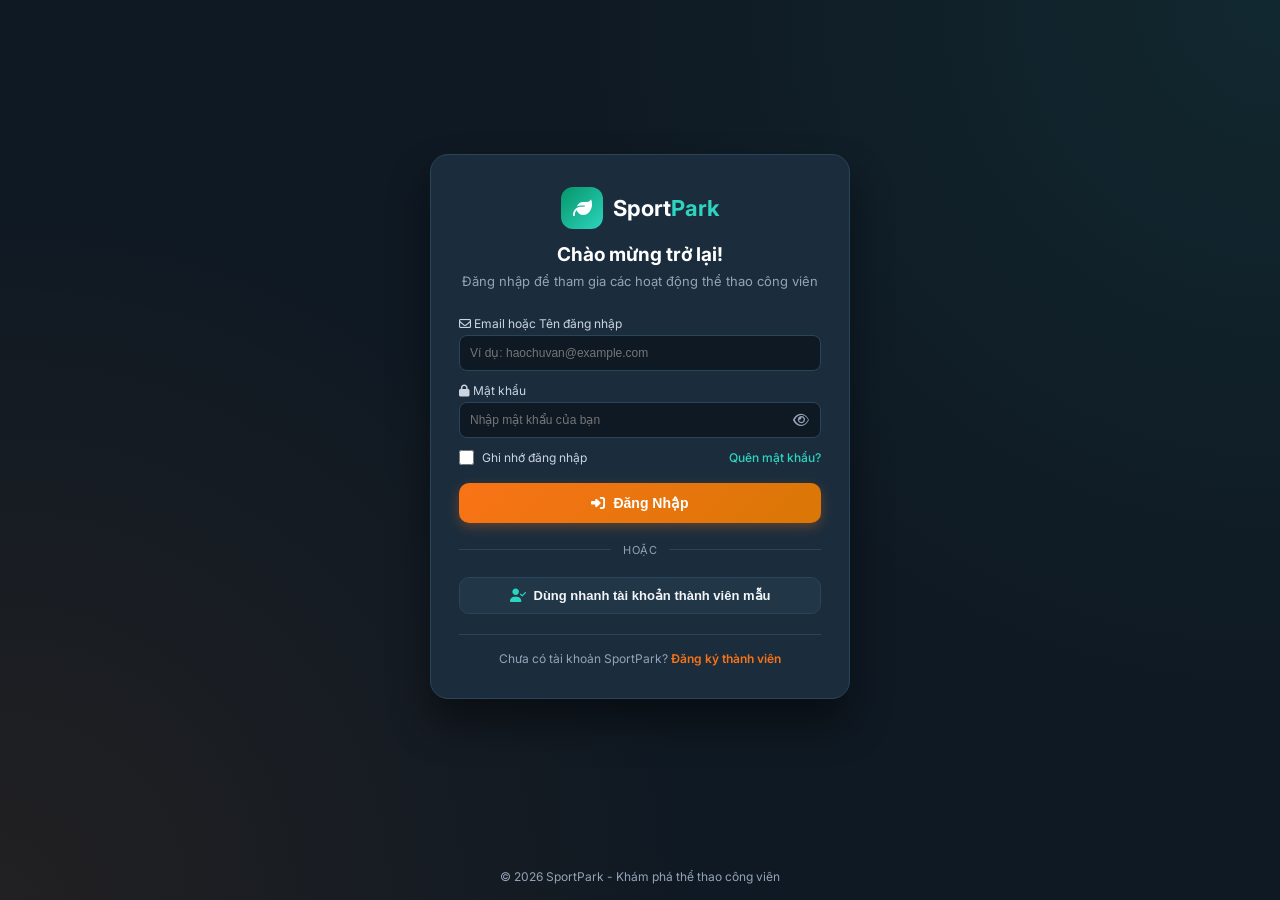
<file: src/login.html>
<!DOCTYPE html>
<html lang="vi">
<head>
    <meta charset="UTF-8">
    <meta name="viewport" content="width=device-width, initial-scale=1.0">
    <title>SportPark - Đăng Nhập</title>
    <!-- Bộ icon FontAwesome -->
    <link rel="stylesheet" href="https://cdnjs.cloudflare.com/ajax/libs/font-awesome/6.4.0/css/all.min.css">
    <!-- Font chữ Inter -->
    <link href="https://fonts.googleapis.com/css2?family=Inter:wght@300;400;500;600;700&display=swap" rel="stylesheet">
    <!-- File CSS giao diện chung (đổi thành ../css/main.css nếu login.html nằm trong thư mục html/) -->
    <link rel="stylesheet" href="css/main.css">
</head>
<body class="login-standalone-page">

    <!-- Khu vực khung đăng nhập nằm chính giữa màn hình -->
    <main class="login-center-area">
        <div class="login-card">
            <!-- Logo và lời chào đầu khung đăng nhập -->
            <div class="login-header">
                <div class="login-brand-row">
                    <div class="login-brand-icon">
                        <i class="fa-solid fa-leaf"></i>
                    </div>
                    <span class="login-brand-name">Sport<em>Park</em></span>
                </div>
                <h1 class="login-title">Chào mừng trở lại!</h1>
                <p class="login-subtitle">Đăng nhập để tham gia các hoạt động thể thao công viên</p>
            </div>

            <!-- Biểu mẫu đăng nhập -->
            <form id="loginForm" onsubmit="handleLoginSubmit(event)" novalidate>
                <div class="form-group">
                    <label for="loginEmail"><i class="fa-regular fa-envelope"></i> Email hoặc Tên đăng nhập</label>
                    <input
                        type="text"
                        id="loginEmail"
                        class="form-control"
                        placeholder="Ví dụ: haochuvan@example.com"
                    >
                    <div id="emailError" class="error-text">Vui lòng nhập email hoặc tên đăng nhập.</div>
                </div>

                <div class="form-group">
                    <label for="loginPassword"><i class="fa-solid fa-lock"></i> Mật khẩu</label>
                    <div class="password-input-wrap">
                        <input
                            type="password"
                            id="loginPassword"
                            class="form-control"
                            placeholder="Nhập mật khẩu của bạn"
                        >
                        <button type="button" class="toggle-password-btn" onclick="togglePasswordVisibility()" title="Hiện/Ẩn mật khẩu">
                            <i id="passwordEyeIcon" class="fa-regular fa-eye"></i>
                        </button>
                    </div>
                    <div id="passwordError" class="error-text">Vui lòng nhập mật khẩu (tối thiểu 6 ký tự).</div>
                </div>

                <div class="login-options-row">
                    <label class="remember-label">
                        <input type="checkbox" id="rememberAccount">
                        <span>Ghi nhớ đăng nhập</span>
                    </label>
                    <a href="#" class="forgot-link" onclick="handleForgotPassword(event)">Quên mật khẩu?</a>
                </div>

                <button type="submit" class="btn-login-submit">
                    <i class="fa-solid fa-right-to-bracket"></i> Đăng Nhập
                </button>
            </form>

            <div class="login-divider">HOẶC</div>

            <!-- Nút điền nhanh tài khoản mẫu -->
            <button type="button" class="btn-demo-login" onclick="fillDemoAccount()">
                <i class="fa-solid fa-user-check" style="color: var(--accent-teal);"></i>
                Dùng nhanh tài khoản thành viên mẫu
            </button>

            <div class="login-footer-note">
                Chưa có tài khoản SportPark?
                <a href="account.html">Đăng ký thành viên</a>
            </div>
        </div>
    </main>

    <!-- Dòng bản quyền gọn nhẹ ở đáy trang -->
    <div class="login-bottom-copyright">
        &copy; 2026 SportPark - Khám phá thể thao công viên
    </div>

    <!-- Thông báo nổi góc dưới phải -->
    <div id="toast">
        <i class="fa-solid fa-circle-check" style="font-size: 16px;"></i>
        <span id="toastMsg">Thao tác thành công!</span>
    </div>

    <script>
        // Khi trang tải xong, tự điền lại email nếu trước đó đã chọn "Ghi nhớ đăng nhập"
        document.addEventListener("DOMContentLoaded", function () {
            loadRememberedEmail();
        });

        function loadRememberedEmail() {
            const savedEmail = localStorage.getItem("sportpark_saved_email");
            const emailInput = document.getElementById("loginEmail");
            const rememberCheckbox = document.getElementById("rememberAccount");

            if (savedEmail && emailInput && rememberCheckbox) {
                emailInput.value = savedEmail;
                rememberCheckbox.checked = true;
            }
        }

        // Ẩn hoặc hiện mật khẩu khi bấm vào biểu tượng con mắt
        function togglePasswordVisibility() {
            const passwordInput = document.getElementById("loginPassword");
            const eyeIcon = document.getElementById("passwordEyeIcon");

            if (passwordInput.type === "password") {
                passwordInput.type = "text";
                eyeIcon.classList.remove("fa-eye");
                eyeIcon.classList.add("fa-eye-slash");
            } else {
                passwordInput.type = "password";
                eyeIcon.classList.remove("fa-eye-slash");
                eyeIcon.classList.add("fa-eye");
            }
        }

        // Kiểm tra thông tin và xử lý đăng nhập
        function handleLoginSubmit(event) {
            event.preventDefault();

            const emailInput = document.getElementById("loginEmail");
            const passwordInput = document.getElementById("loginPassword");
            const rememberCheckbox = document.getElementById("rememberAccount");
            const emailError = document.getElementById("emailError");
            const passwordError = document.getElementById("passwordError");

            const emailValue = emailInput.value.trim();
            const passwordValue = passwordInput.value.trim();

            let isFormValid = true;

            if (emailValue === "") {
                emailError.classList.add("visible");
                isFormValid = false;
            } else {
                emailError.classList.remove("visible");
            }

            if (passwordValue.length < 6) {
                passwordError.classList.add("visible");
                isFormValid = false;
            } else {
                passwordError.classList.remove("visible");
            }

            if (!isFormValid) {
                return;
            }

            if (rememberCheckbox.checked) {
                localStorage.setItem("sportpark_saved_email", emailValue);
            } else {
                localStorage.removeItem("sportpark_saved_email");
            }

            showLoginToast("Đăng nhập thành công! Đang chuyển về Trang Chủ...");

            setTimeout(function () {
                window.location.href = "index.html";
            }, 1000);
        }

        // Điền sẵn thông tin mẫu để kiểm tra nhanh
        function fillDemoAccount() {
            document.getElementById("loginEmail").value = "haochuvan@example.com";
            document.getElementById("loginPassword").value = "123456";
            document.getElementById("emailError").classList.remove("visible");
            document.getElementById("passwordError").classList.remove("visible");
            showLoginToast("Đã điền tài khoản mẫu!");
        }

        function handleForgotPassword(event) {
            event.preventDefault();
            showLoginToast("Hướng dẫn đặt lại mật khẩu đã được gửi tới email!");
        }

        // Hiển thị thông báo ngắn góc dưới bên phải
        function showLoginToast(message) {
            const toast = document.getElementById("toast");
            const toastMsg = document.getElementById("toastMsg");
            if (!toast || !toastMsg) {
                return;
            }

            toastMsg.innerText = message;
            toast.classList.add("show");

            setTimeout(function () {
                toast.classList.remove("show");
            }, 3000);
        }
    </script>
</body>
</html>
</file>
<file: src/css/main.css>
/* ==========================================================================
   MỤC LỤC NHANH (NHẤN CTRL + F RỒI GÕ MÃ [01]..[08])
   [01] BIẾN MÀU SẮC & GIAO DIỆN CHUNG
   [02] HEADER VÀ THANH ĐIỀU HƯỚNG
   [03] BỐ CỤC CHÍNH VÀ LƯỚI CỘT (RESPONSIVE)
   [04] BẢN ĐỒ VÀ BỘ LỌC
   [05] SLIDER ĐỊA ĐIỂM, CARD HOẠT ĐỘNG, CÔNG VIÊN VÀ NHÓM
   [06] TRANG TÀI KHOẢN (ACCOUNT.HTML)
   [07] FOOTER
   [08] MODAL POPUP, LỊCH MINI, TOAST VÀ TRANG ĐĂNG NHẬP
   ========================================================================== */

/* === [01] BIẾN MÀU SẮC & GIAO DIỆN CHUNG === */
:root {
    --bg-main: #0f1923;           /* Màu nền chính tối sâu */
    --bg-card: #1b2d3d;           /* Màu nền thẻ card */
    --bg-panel: #213647;          /* Màu nền khung bảng/bộ lọc */
    --border-color: #2a4459;      /* Màu viền khung */
    --text-main: #f1f5f9;         /* Màu chữ chính sáng rõ */
    --text-muted: #94a3b8;        /* Màu chữ phụ/mô tả mờ */
    --accent-orange: #f97316;     /* Màu cam nhấn (nút chính, icon vị trí) */
    --accent-orange-hover: #ea580c;
    --accent-teal: #2dd4bf;       /* Màu xanh ngọc nhấn */
    --accent-blue: #3b82f6;       /* Màu xanh dương khi nút lọc đang chọn */
}

/* Reset mặc định để các trình duyệt hiển thị giống nhau */
* {
    box-sizing: border-box;
    margin: 0;
    padding: 0;
}

body {
    font-family: 'Inter', sans-serif;
    background-color: var(--bg-main);
    color: var(--text-main);
    min-height: 100vh;
    display: flex;
    flex-direction: column;
    justify-content: space-between;
}

/* Tùy chỉnh thanh cuộn cho đồng bộ giao diện tối */
::-webkit-scrollbar {
    width: 6px;
    height: 6px;
}

::-webkit-scrollbar-track {
    background: #14222e;
}

::-webkit-scrollbar-thumb {
    background: var(--border-color);
    border-radius: 4px;
}

::-webkit-scrollbar-thumb:hover {
    background: var(--accent-blue);
}

/* Khung giới hạn chiều rộng nội dung ở giữa trang */
.container {
    max-width: 1200px;
    margin: 0 auto;
    padding: 0 16px;
}

/* === [02] HEADER VÀ THANH ĐIỀU HƯỚNG === */
header {
    background-color: var(--bg-card);
    border-bottom: 1px solid var(--border-color);
    position: sticky;
    top: 0;
    z-index: 1000;
}

.header-top {
    display: flex;
    align-items: center;
    justify-content: space-between;
    height: 64px;
    gap: 16px;
}

.logo-box {
    display: flex;
    align-items: center;
    gap: 12px;
    cursor: pointer;
}

.logo-icon {
    background: linear-gradient(135deg, #059669, var(--accent-teal));
    padding: 10px;
    border-radius: 12px;
    color: white;
    font-size: 18px;
}

.logo-text span {
    font-weight: 700;
    font-size: 20px;
    color: white;
}

.logo-text span em {
    color: var(--accent-teal);
    font-style: normal;
}

.logo-sub {
    font-size: 10px;
    color: var(--text-muted);
}

/* Ô tìm kiếm trên header */
.search-box {
    flex: 1;
    max-width: 500px;
    position: relative;
}

.search-box input {
    width: 100%;
    background-color: var(--bg-main);
    color: var(--text-main);
    border: 1px solid var(--border-color);
    border-radius: 9999px;
    padding: 10px 40px 10px 16px;
    font-size: 14px;
    outline: none;
    transition: border-color 0.2s;
}

.search-box input:focus {
    border-color: var(--accent-orange);
}

.search-box button {
    position: absolute;
    right: 14px;
    top: 50%;
    transform: translateY(-50%);
    background: none;
    border: none;
    color: var(--text-muted);
    cursor: pointer;
}

/* Khu vực thông báo và tài khoản người dùng */
.user-profile {
    display: flex;
    align-items: center;
    gap: 12px;
}

.bell-btn {
    background: none;
    border: none;
    color: var(--text-muted);
    cursor: pointer;
    font-size: 18px;
    position: relative;
}

/* Chấm đỏ báo có thông báo mới */
.bell-dot {
    position: absolute;
    top: 0;
    right: 0;
    width: 8px;
    height: 8px;
    background: var(--accent-orange);
    border-radius: 50%;
}

.profile-link {
    display: flex;
    align-items: center;
    gap: 8px;
    border-left: 1px solid var(--border-color);
    padding-left: 12px;
    text-decoration: none;
    color: inherit;
}

.profile-name {
    font-size: 14px;
    font-weight: 500;
}

.avatar {
    width: 36px;
    height: 36px;
    border-radius: 50%;
    object-fit: cover;
    border: 2px solid var(--accent-teal);
}

/* Thanh menu phụ */
.sub-nav-bar {
    background-color: var(--bg-main);
    border-top: 1px solid rgba(42, 68, 89, 0.6);
}

.sub-nav-inner {
    display: flex;
    justify-content: space-between;
    align-items: center;
    width: 100%;
    gap: 12px;
    overflow-x: auto;
}

.nav-links {
    display: flex;
    gap: 8px;
    padding: 8px 0;
    white-space: nowrap;
}

.nav-links a {
    padding: 8px 12px;
    border-radius: 8px;
    color: var(--text-muted);
    text-decoration: none;
    font-size: 14px;
    font-weight: 500;
    display: flex;
    align-items: center;
    gap: 8px;
    transition: background 0.2s, color 0.2s;
}

.nav-links a:hover {
    background-color: var(--bg-panel);
    color: white;
}

.nav-links a.active {
    color: var(--accent-orange);
    border-bottom: 2px solid var(--accent-orange);
    font-weight: 600;
}

.btn-primary {
    background: linear-gradient(135deg, #f97316, #d97706);
    color: white;
    border: none;
    padding: 8px 16px;
    border-radius: 9999px;
    font-weight: 700;
    font-size: 13px;
    cursor: pointer;
    display: flex;
    align-items: center;
    gap: 8px;
    box-shadow: 0 4px 12px rgba(249, 115, 22, 0.3);
    transition: opacity 0.2s;
    white-space: nowrap;
}

.btn-primary:hover {
    opacity: 0.9;
}

/* === [03] BỐ CỤC CHÍNH VÀ LƯỚI CỘT (RESPONSIVE) === */
main.container {
    padding: 24px 16px;
    flex: 1;
    width: 100%;
}

/* Mặc định 1 cột trên màn hình nhỏ */
.grid-2cols {
    display: grid;
    grid-template-columns: 1fr;
    gap: 20px;
}

/* Từ 1024px trở lên chia lưới 12 cột: bên trái 8 cột, bên phải 4 cột */
@media (min-width: 1024px) {
    .grid-2cols {
        grid-template-columns: repeat(12, 1fr);
    }
    .col-8 {
        grid-column: span 8 / span 8;
    }
    .col-4 {
        grid-column: span 4 / span 4;
    }
}

.page-header-row {
    display: flex;
    justify-content: space-between;
    align-items: center;
    margin-bottom: 20px;
    flex-wrap: wrap;
    gap: 12px;
}

.page-title {
    font-size: 20px;
    font-weight: 700;
    display: flex;
    align-items: center;
    gap: 10px;
    color: white;
}

.page-subtitle {
    font-size: 13px;
    color: var(--text-muted);
    margin-top: 4px;
}

/* Lưới hiển thị các thẻ card (Hoạt động, Công viên, Nhóm) */
.cards-grid {
    display: grid;
    grid-template-columns: repeat(auto-fill, minmax(290px, 1fr));
    gap: 20px;
}

/* === [04] BẢN ĐỒ VÀ BỘ LỌC === */
.map-card {
    background-color: var(--bg-card);
    border-radius: 16px;
    border: 1px solid var(--border-color);
    overflow: hidden;
    box-shadow: 0 10px 25px rgba(0, 0, 0, 0.3);
    display: flex;
    flex-direction: column;
    min-height: 450px;
    position: relative;
}

#map {
    width: 100%;
    height: 100%;
    min-height: 450px;
    flex: 1;
    z-index: 10;
}

/* Chiều cao bản đồ riêng cho trang map.html */
.map-page-box #map {
    height: calc(100vh - 220px);
    min-height: 550px;
}

.map-badge {
    position: absolute;
    top: 12px;
    right: 12px;
    z-index: 1000;
    background: rgba(27, 45, 61, 0.9);
    backdrop-filter: blur(4px);
    padding: 6px 12px;
    border-radius: 8px;
    border: 1px solid var(--border-color);
    font-size: 12px;
    display: flex;
    align-items: center;
    gap: 8px;
}

.dot-pulse {
    width: 8px;
    height: 8px;
    background-color: #22c55e;
    border-radius: 50%;
    animation: pulse 1.5s infinite;
}

@keyframes pulse {
    0% {
        transform: scale(0.95);
        box-shadow: 0 0 0 0 rgba(34, 197, 94, 0.7);
    }
    70% {
        transform: scale(1);
        box-shadow: 0 0 0 6px rgba(34, 197, 94, 0);
    }
    100% {
        transform: scale(0.95);
        box-shadow: 0 0 0 0 rgba(34, 197, 94, 0);
    }
}

/* Khung bộ lọc bên phải */
.filter-panel {
    background-color: var(--bg-panel);
    border-radius: 16px;
    padding: 20px;
    border: 1px solid var(--border-color);
    display: flex;
    flex-direction: column;
    justify-content: space-between;
    gap: 16px;
}

.filter-header {
    display: flex;
    justify-content: space-between;
    align-items: center;
    border-bottom: 1px solid rgba(42, 68, 89, 0.6);
    padding-bottom: 12px;
}

.filter-header h2 {
    font-size: 16px;
    font-weight: 700;
    display: flex;
    gap: 8px;
    align-items: center;
}

.filter-header button {
    background: none;
    border: none;
    font-size: 12px;
    color: var(--text-muted);
    cursor: pointer;
    text-decoration: underline;
}

.filter-header button:hover {
    color: var(--accent-orange);
}

.filter-scroll-area {
    display: flex;
    flex-direction: column;
    gap: 14px;
    overflow-y: auto;
    max-height: 430px;
    padding-right: 4px;
}

.filter-group label {
    display: block;
    font-size: 12px;
    font-weight: 500;
    color: var(--text-muted);
    margin-bottom: 8px;
}

.filter-buttons {
    display: flex;
    flex-wrap: wrap;
    gap: 6px;
}

.filter-btn {
    background-color: rgba(255, 255, 255, 0.08);
    border: 1px solid rgba(255, 255, 255, 0.1);
    color: #cbd5e1;
    padding: 4px 12px;
    border-radius: 6px;
    font-size: 12px;
    cursor: pointer;
    transition: all 0.2s;
}

.filter-btn:hover {
    background-color: rgba(255, 255, 255, 0.15);
    color: white;
}

.filter-btn.active {
    background-color: var(--accent-blue);
    border-color: #60a5fa;
    color: white;
    font-weight: 600;
}

.filter-select {
    width: 100%;
    background-color: var(--bg-main);
    color: var(--text-main);
    border: 1px solid var(--border-color);
    border-radius: 8px;
    padding: 10px 12px;
    font-size: 13px;
    outline: none;
    cursor: pointer;
    transition: border-color 0.2s;
}

.filter-select:focus {
    border-color: var(--accent-teal);
}

.btn-apply-filter {
    width: 100%;
    background-color: #0d9488;
    color: white;
    border: none;
    padding: 10px;
    border-radius: 10px;
    font-weight: 600;
    font-size: 14px;
    cursor: pointer;
    transition: background 0.2s;
}

.btn-apply-filter:hover {
    background-color: #0f766e;
}

/* === [05] SLIDER ĐỊA ĐIỂM, CARD HOẠT ĐỘNG, CÔNG VIÊN VÀ NHÓM === */
.section-header-row {
    display: flex;
    justify-content: space-between;
    align-items: center;
    margin-bottom: 12px;
}

.section-title {
    font-size: 16px;
    font-weight: 700;
    display: flex;
    align-items: center;
    gap: 8px;
    margin-bottom: 12px;
}

.section-header-row .section-title {
    margin-bottom: 0;
}

.carousel-controls {
    display: flex;
    gap: 8px;
}

.carousel-arrow-btn {
    width: 32px;
    height: 32px;
    border-radius: 50%;
    background: var(--bg-card);
    border: 1px solid var(--border-color);
    color: white;
    cursor: pointer;
}

.carousel-container {
    display: flex;
    gap: 16px;
    overflow-x: auto;
    scroll-behavior: smooth;
    padding-bottom: 8px;
}

/* Card dùng cho hàng trượt ngang ở Trang chủ */
.carousel-card {
    flex: 0 0 210px;
    background-color: var(--bg-card);
    border: 1px solid var(--border-color);
    border-radius: 12px;
    overflow: hidden;
    cursor: pointer;
    transition: border-color 0.3s;
}

.carousel-card:hover {
    border-color: rgba(45, 212, 191, 0.5);
}

/* Card dùng cho dạng lưới ở các trang danh sách */
.grid-card {
    background-color: var(--bg-card);
    border: 1px solid var(--border-color);
    border-radius: 12px;
    overflow: hidden;
    display: flex;
    flex-direction: column;
    justify-content: space-between;
    transition: border-color 0.3s;
}

.grid-card:hover {
    border-color: rgba(45, 212, 191, 0.5);
}

.carousel-img-box {
    height: 120px;
    position: relative;
    overflow: hidden;
}

.grid-card .carousel-img-box {
    height: 160px;
}

.carousel-img-box img {
    width: 100%;
    height: 100%;
    object-fit: cover;
    transition: transform 0.5s;
}

.carousel-card:hover .carousel-img-box img,
.grid-card:hover .carousel-img-box img {
    transform: scale(1.05);
}

.carousel-badge {
    position: absolute;
    top: 8px;
    right: 8px;
    background: rgba(16, 185, 129, 0.9);
    color: white;
    padding: 6px;
    border-radius: 50%;
    font-size: 12px;
}

.carousel-content {
    padding: 12px;
}

.carousel-content h3 {
    font-size: 14px;
    font-weight: 600;
    white-space: nowrap;
    overflow: hidden;
    text-overflow: ellipsis;
}

.carousel-content p {
    font-size: 12px;
    color: var(--text-muted);
    margin-top: 2px;
}

.card-body {
    padding: 16px;
}

.card-footer-action {
    padding: 0 16px 16px 16px;
}

.card-title-white {
    font-size: 15px;
    font-weight: 700;
    color: white;
    margin-top: 4px;
}

.card-location {
    font-size: 12px;
    color: var(--text-muted);
    margin-top: 4px;
}

.card-location i {
    color: var(--accent-orange);
}

.card-time {
    font-size: 11px;
    color: var(--text-muted);
    margin-top: 8px;
    display: flex;
    align-items: center;
    gap: 6px;
}

.card-desc {
    font-size: 12px;
    color: #cbd5e1;
    margin-top: 8px;
    line-height: 1.4;
}

.card-district {
    font-size: 11px;
    color: var(--accent-teal);
    font-weight: 600;
    text-transform: uppercase;
}

.card-sports-row {
    display: flex;
    gap: 12px;
    margin-top: 12px;
    font-size: 11px;
    color: var(--text-muted);
    flex-wrap: wrap;
}

.card-top-meta {
    display: flex;
    justify-content: space-between;
    align-items: center;
    margin-bottom: 6px;
}

.member-count {
    font-size: 11px;
    color: var(--text-muted);
}

/* Nút hành động trong card (thay cho viết style và hover trực tiếp trên thẻ HTML) */
.btn-card-action {
    width: 100%;
    background: var(--bg-panel);
    color: white;
    border: 1px solid var(--border-color);
    padding: 10px;
    border-radius: 8px;
    font-size: 12px;
    font-weight: 600;
    cursor: pointer;
    transition: background-color 0.2s, border-color 0.2s;
}

.btn-card-action:hover {
    background: var(--accent-orange);
    border-color: var(--accent-orange);
}

/* Danh sách hoạt động sắp tới ở Trang chủ */
.activity-list {
    display: flex;
    flex-direction: column;
    gap: 12px;
}

.activity-card {
    background-color: var(--bg-card);
    border: 1px solid var(--border-color);
    border-radius: 12px;
    padding: 12px;
    display: flex;
    gap: 12px;
    cursor: pointer;
    transition: border-color 0.2s;
}

.activity-card:hover {
    border-color: #64748b;
}

.activity-img {
    width: 75px;
    height: 75px;
    border-radius: 8px;
    object-fit: cover;
    flex-shrink: 0;
}

.activity-info {
    display: flex;
    flex-direction: column;
    justify-content: space-between;
    flex: 1;
}

.activity-info h4 {
    font-size: 13px;
    font-weight: 700;
    color: white;
}

.activity-info p {
    font-size: 12px;
    color: #cbd5e1;
    margin-top: 2px;
}

.activity-meta {
    font-size: 11px;
    color: var(--text-muted);
    margin-top: 4px;
}

.activity-bottom {
    display: flex;
    align-items: center;
    gap: 8px;
    margin-top: 6px;
}

.activity-level {
    font-size: 10px;
    color: var(--text-muted);
}

.badge-free {
    background: rgba(16, 185, 129, 0.2);
    color: #34d399;
    border: 1px solid rgba(16, 185, 129, 0.3);
    font-size: 10px;
    padding: 2px 8px;
    border-radius: 9999px;
    font-weight: 600;
    display: inline-block;
}

.badge-blue {
    background: rgba(59, 130, 246, 0.2);
    color: #60a5fa;
    border-color: rgba(59, 130, 246, 0.3);
}

.badge-paid {
    background: rgba(217, 119, 6, 0.2);
    color: #fbbf24;
    border-color: rgba(217, 119, 6, 0.3);
}

/* === [06] TRANG TÀI KHOẢN (ACCOUNT.HTML) === */
.profile-card {
    background-color: var(--bg-card);
    border: 1px solid var(--border-color);
    border-radius: 16px;
    padding: 24px;
    text-align: center;
}

.profile-avatar {
    width: 80px;
    height: 80px;
    border-radius: 50%;
    object-fit: cover;
    border: 3px solid var(--accent-teal);
    margin-bottom: 12px;
}

.profile-name-lg {
    font-size: 16px;
    font-weight: 700;
    color: white;
}

.profile-role {
    font-size: 12px;
    color: var(--text-muted);
    margin-top: 4px;
}

.profile-stats {
    display: flex;
    justify-content: center;
    gap: 24px;
    margin-top: 16px;
    padding-top: 16px;
    border-top: 1px solid var(--border-color);
}

.stat-value-teal {
    font-size: 16px;
    font-weight: 700;
    color: var(--accent-teal);
}

.stat-value-orange {
    font-size: 16px;
    font-weight: 700;
    color: var(--accent-orange);
}

.stat-label {
    font-size: 11px;
    color: var(--text-muted);
}

.account-menu-card {
    background-color: var(--bg-panel);
    border: 1px solid var(--border-color);
    border-radius: 16px;
    padding: 12px;
    display: flex;
    flex-direction: column;
    gap: 4px;
    margin-top: 16px;
}

.account-menu-item {
    padding: 10px 14px;
    border-radius: 8px;
    color: var(--text-muted);
    text-decoration: none;
    font-size: 13px;
    font-weight: 500;
    display: flex;
    align-items: center;
    gap: 10px;
    transition: 0.2s;
}

.account-menu-item:hover {
    background-color: rgba(255, 255, 255, 0.05);
    color: white;
}

.account-menu-item.active {
    color: white;
    background-color: rgba(255, 255, 255, 0.08);
}

.account-menu-logout {
    color: #f87171;
    margin-top: 8px;
    border-top: 1px solid var(--border-color);
    border-radius: 0 0 8px 8px;
}

.account-form-card {
    background-color: var(--bg-card);
    border: 1px solid var(--border-color);
    border-radius: 16px;
    padding: 24px;
}

.account-form-title {
    font-size: 16px;
    font-weight: 700;
    margin-bottom: 20px;
    display: flex;
    align-items: center;
    gap: 8px;
}

.form-grid-2 {
    display: grid;
    grid-template-columns: 1fr 1fr;
    gap: 16px;
    margin-bottom: 16px;
}

.form-grid-compact {
    display: grid;
    grid-template-columns: 1fr 1fr;
    gap: 8px;
}

.form-actions {
    display: flex;
    justify-content: flex-end;
    gap: 12px;
    margin-top: 12px;
}

.btn-cancel {
    background: #334155;
    color: white;
    border: none;
    padding: 10px 20px;
    border-radius: 8px;
    cursor: pointer;
    font-size: 13px;
    font-weight: 600;
}

.btn-save {
    background: var(--accent-orange);
    color: white;
    border: none;
    padding: 10px 20px;
    border-radius: 8px;
    cursor: pointer;
    font-size: 13px;
    font-weight: 600;
}

/* === [07] FOOTER === */
footer {
    background-color: var(--bg-card);
    border-top: 1px solid var(--border-color);
    padding: 20px 0;
    font-size: 12px;
    color: var(--text-muted);
    margin-top: 32px;
}

.footer-flex {
    display: flex;
    flex-direction: column;
    align-items: center;
    justify-content: space-between;
    gap: 16px;
}

@media (min-width: 640px) {
    .footer-flex {
        flex-direction: row;
    }
}

.footer-links {
    display: flex;
    gap: 20px;
}

.footer-links a {
    color: var(--text-muted);
    text-decoration: none;
    transition: color 0.2s;
}

.footer-links a:hover {
    color: white;
}

.footer-socials {
    display: flex;
    gap: 12px;
    font-size: 16px;
}

/* Nút mạng xã hội: nền trắng để màu logo hiển thị đúng (Facebook xanh, YouTube đỏ - trắng) */
.social-btn {
    width: 34px;
    height: 34px;
    border-radius: 50%;
    background: #ffffff;
    display: inline-flex;
    align-items: center;
    justify-content: center;
    font-size: 20px;
    text-decoration: none;
    transition: transform 0.2s, box-shadow 0.2s;
}

.social-btn:hover {
    transform: translateY(-2px);
    box-shadow: 0 4px 10px rgba(0, 0, 0, 0.35);
}

.social-facebook { color: #1877f2; }      /* Logo Facebook màu xanh */
.social-youtube  { color: #ff0000; }      /* Logo YouTube đỏ trên nền trắng */

/* === [08] MODAL POPUP, LỊCH MINI, TOAST VÀ TRANG ĐĂNG NHẬP === */
.modal-overlay {
    position: fixed;
    inset: 0;
    background: rgba(0, 0, 0, 0.7);
    backdrop-filter: blur(4px);
    z-index: 2000;
    display: flex;
    align-items: center;
    justify-content: center;
    padding: 16px;
}

.hidden {
    display: none !important;
}

.modal-box {
    background-color: var(--bg-panel);
    border: 1px solid var(--border-color);
    border-radius: 16px;
    padding: 24px;
    max-width: 450px;
    width: 100%;
    box-shadow: 0 20px 25px -5px rgba(0, 0, 0, 0.5);
    display: flex;
    flex-direction: column;
    gap: 16px;
    max-height: 90vh;
    overflow-y: auto;
}

.modal-header {
    display: flex;
    justify-content: space-between;
    align-items: center;
    border-bottom: 1px solid var(--border-color);
    padding-bottom: 12px;
}

.modal-header h3 {
    font-size: 15px;
    font-weight: 700;
    display: flex;
    gap: 8px;
    align-items: center;
}

.modal-header button {
    background: none;
    border: none;
    color: var(--text-muted);
    font-size: 18px;
    cursor: pointer;
}

.modal-header button:hover {
    color: white;
}

.form-group {
    margin-bottom: 12px;
}

.form-group label {
    display: block;
    font-size: 12px;
    color: #cbd5e1;
    margin-bottom: 4px;
}

.form-control {
    width: 100%;
    background-color: var(--bg-main);
    border: 1px solid var(--border-color);
    border-radius: 8px;
    padding: 10px;
    color: white;
    font-size: 12px;
    outline: none;
}

.form-control:focus {
    border-color: var(--accent-orange);
}

.date-picker-row {
    display: flex;
    gap: 8px;
    align-items: center;
}

.btn-calendar-toggle {
    background: var(--bg-card);
    color: var(--accent-teal);
    border: 1px solid var(--border-color);
    padding: 9px 12px;
    border-radius: 8px;
    cursor: pointer;
    font-size: 12px;
    white-space: nowrap;
}

/* Lịch chọn ngày mini */
.mini-cal {
    margin-top: 8px;
    background-color: var(--bg-main);
    border: 1px solid var(--border-color);
    border-radius: 10px;
    padding: 10px;
}

.mini-cal-header {
    display: flex;
    justify-content: space-between;
    align-items: center;
    margin-bottom: 8px;
    font-size: 12px;
    font-weight: 600;
    color: var(--text-main);
}

.mini-cal-header button {
    background: var(--bg-card);
    border: 1px solid var(--border-color);
    color: var(--text-main);
    width: 26px;
    height: 26px;
    border-radius: 6px;
    cursor: pointer;
}

.mini-cal-header button:hover {
    border-color: var(--accent-teal);
    color: var(--accent-teal);
}

.mini-cal-weekdays,
.mini-cal-days {
    display: grid;
    grid-template-columns: repeat(7, 1fr);
    gap: 4px;
    text-align: center;
}

.mini-cal-weekdays span {
    font-size: 11px;
    color: var(--text-muted);
    font-weight: 600;
    padding-bottom: 4px;
}

.cal-day {
    padding: 6px 0;
    font-size: 12px;
    border-radius: 6px;
    cursor: pointer;
    color: var(--text-main);
    background: transparent;
    border: none;
    transition: background 0.15s, color 0.15s;
}

.cal-day:hover:not(:disabled) {
    background: rgba(45, 212, 191, 0.18);
    color: var(--accent-teal);
}

.cal-day.today {
    border: 1px solid var(--accent-teal);
}

.cal-day.selected {
    background: var(--accent-orange);
    color: white;
    font-weight: 700;
}

.cal-day.empty {
    cursor: default;
}

/* Toast thông báo nổi góc dưới phải */
#toast {
    position: fixed;
    bottom: 20px;
    right: 20px;
    background-color: #059669;
    color: white;
    padding: 12px 20px;
    border-radius: 12px;
    box-shadow: 0 10px 15px rgba(0, 0, 0, 0.3);
    transform: translateY(100px);
    opacity: 0;
    transition: all 0.3s ease;
    z-index: 3000;
    font-size: 12px;
    font-weight: 600;
    display: flex;
    align-items: center;
    gap: 8px;
}

#toast.show {
    transform: translateY(0);
    opacity: 1;
}

/* Icon ghim bản đồ Leaflet */
.custom-div-icon {
    background: transparent;
    border: none;
}

.marker-pin {
    width: 32px;
    height: 32px;
    border-radius: 50% 50% 50% 0;
    position: absolute;
    transform: rotate(-45deg);
    left: 50%;
    top: 50%;
    margin: -20px 0 0 -16px;
    display: flex;
    align-items: center;
    justify-content: center;
    box-shadow: 0 4px 8px rgba(0, 0, 0, 0.3);
}

.marker-pin i {
    transform: rotate(45deg);
    color: white;
    font-size: 14px;
}

/* Giao diện trang đăng nhập độc lập (căn giữa toàn màn hình) */
.login-standalone-page {
    min-height: 100vh;
    display: flex;
    flex-direction: column;
    justify-content: space-between;
    background: radial-gradient(circle at top right, rgba(45, 212, 191, 0.08), transparent 45%),
                radial-gradient(circle at bottom left, rgba(249, 115, 22, 0.08), transparent 45%),
                var(--bg-main);
}

/* Khung căn giữa thẻ đăng nhập trên toàn bộ chiều cao màn hình */
.login-center-area {
    flex: 1;
    display: flex;
    align-items: center;
    justify-content: center;
    padding: 24px 16px;
}

.login-card {
    background-color: var(--bg-card);
    border: 1px solid var(--border-color);
    border-radius: 18px;
    padding: 32px 28px;
    width: 100%;
    max-width: 420px;
    box-shadow: 0 24px 40px rgba(0, 0, 0, 0.45);
}

.login-header {
    text-align: center;
    margin-bottom: 24px;
}

/* Logo SportPark đặt ngay trong khung đăng nhập */
.login-brand-row {
    display: inline-flex;
    align-items: center;
    gap: 10px;
    margin-bottom: 14px;
}

.login-brand-icon {
    width: 42px;
    height: 42px;
    border-radius: 12px;
    background: linear-gradient(135deg, #059669, var(--accent-teal));
    display: flex;
    align-items: center;
    justify-content: center;
    color: white;
    font-size: 19px;
}

.login-brand-name {
    font-size: 22px;
    font-weight: 700;
    color: white;
}

.login-brand-name em {
    color: var(--accent-teal);
    font-style: normal;
}

.login-title {
    font-size: 19px;
    font-weight: 700;
    color: white;
}

.login-subtitle {
    font-size: 13px;
    color: var(--text-muted);
    margin-top: 6px;
    line-height: 1.5;
}

/* Ô nhập mật khẩu có kèm nút con mắt ẩn/hiện */
.password-input-wrap {
    position: relative;
}

.password-input-wrap input {
    padding-right: 40px;
}

.toggle-password-btn {
    position: absolute;
    right: 12px;
    top: 50%;
    transform: translateY(-50%);
    background: none;
    border: none;
    color: var(--text-muted);
    cursor: pointer;
    font-size: 14px;
}

.toggle-password-btn:hover {
    color: white;
}

/* Hàng chứa ô "Ghi nhớ đăng nhập" và link "Quên mật khẩu?" */
.login-options-row {
    display: flex;
    justify-content: space-between;
    align-items: center;
    gap: 10px;
    margin-top: 6px;
    margin-bottom: 18px;
    font-size: 12px;
}

.remember-label {
    display: flex;
    align-items: center;
    gap: 8px;
    color: #cbd5e1;
    cursor: pointer;
}

.remember-label input[type="checkbox"] {
    accent-color: var(--accent-orange);
    width: 15px;
    height: 15px;
    cursor: pointer;
}

.forgot-link {
    color: var(--accent-teal);
    text-decoration: none;
    font-weight: 500;
}

.forgot-link:hover {
    text-decoration: underline;
}

/* Nút đăng nhập chính */
.btn-login-submit {
    width: 100%;
    background: linear-gradient(135deg, #f97316, #d97706);
    color: white;
    border: none;
    padding: 12px 16px;
    border-radius: 10px;
    font-size: 14px;
    font-weight: 700;
    cursor: pointer;
    display: flex;
    align-items: center;
    justify-content: center;
    gap: 8px;
    box-shadow: 0 4px 12px rgba(249, 115, 22, 0.3);
    transition: opacity 0.2s;
}

.btn-login-submit:hover {
    opacity: 0.92;
}

/* Đường phân cách "HOẶC" */
.login-divider {
    display: flex;
    align-items: center;
    gap: 12px;
    margin: 20px 0;
    color: var(--text-muted);
    font-size: 11px;
    letter-spacing: 0.5px;
}

.login-divider::before,
.login-divider::after {
    content: "";
    flex: 1;
    height: 1px;
    background-color: var(--border-color);
}

/* Nút đăng nhập nhanh bằng tài khoản mẫu */
.btn-demo-login {
    width: 100%;
    background-color: var(--bg-panel);
    color: var(--text-main);
    border: 1px solid var(--border-color);
    padding: 10px 14px;
    border-radius: 10px;
    font-size: 13px;
    font-weight: 600;
    cursor: pointer;
    display: flex;
    align-items: center;
    justify-content: center;
    gap: 8px;
    transition: border-color 0.2s, background-color 0.2s;
}

.btn-demo-login:hover {
    border-color: var(--accent-teal);
    background-color: rgba(45, 212, 191, 0.08);
}

.login-footer-note {
    text-align: center;
    margin-top: 20px;
    padding-top: 16px;
    border-top: 1px solid var(--border-color);
    font-size: 12px;
    color: var(--text-muted);
}

.login-footer-note a {
    color: var(--accent-orange);
    font-weight: 600;
    text-decoration: none;
}

.login-footer-note a:hover {
    text-decoration: underline;
}

.login-bottom-copyright {
    text-align: center;
    padding: 16px;
    font-size: 12px;
    color: var(--text-muted);
}

/* Thông báo lỗi nhỏ dưới ô nhập liệu */
.error-text {
    color: #f87171;
    font-size: 12px;
    margin-top: 5px;
    display: none;
}

.error-text.visible {
    display: block;
}

/* === [09] TRANG HOẠT ĐỘNG: BỘ LỌC CHI TIẾT & QUẢN LÝ HOẠT ĐỘNG === */
.activity-filter-panel {
    background-color: var(--bg-panel);
    border: 1px solid var(--border-color);
    border-radius: 14px;
    padding: 16px;
    margin-bottom: 24px;
    display: grid;
    grid-template-columns: 1fr;
    gap: 14px;
}

/* Trên màn hình rộng chia thành nhiều cột cho dễ chọn */
@media (min-width: 768px) {
    .activity-filter-panel {
        grid-template-columns: repeat(3, 1fr);
    }
}

@media (min-width: 1024px) {
    .activity-filter-panel {
        grid-template-columns: 2fr 1fr 1fr 1fr 1fr auto;
        align-items: end;
    }
}

.activity-filter-panel .form-group {
    margin-bottom: 0;
}

.btn-reset-activity {
    background-color: var(--bg-card);
    color: var(--text-muted);
    border: 1px solid var(--border-color);
    padding: 10px 14px;
    border-radius: 8px;
    font-size: 12px;
    font-weight: 600;
    cursor: pointer;
    white-space: nowrap;
    transition: color 0.2s, border-color 0.2s;
}

.btn-reset-activity:hover {
    color: white;
    border-color: var(--accent-teal);
}

/* Thanh chuyển đổi giữa 2 tab: Khám phá hoạt động & Quản lý hoạt động của tôi */
.activity-tabs-bar {
    display: flex;
    gap: 10px;
    margin-bottom: 20px;
    flex-wrap: wrap;
}

.activity-tab-btn {
    background-color: var(--bg-card);
    color: var(--text-muted);
    border: 1px solid var(--border-color);
    padding: 10px 16px;
    border-radius: 10px;
    font-size: 13px;
    font-weight: 600;
    cursor: pointer;
    display: inline-flex;
    align-items: center;
    gap: 8px;
    transition: all 0.2s;
}

.activity-tab-btn:hover {
    color: white;
    border-color: var(--accent-teal);
}

.activity-tab-btn.active {
    background-color: var(--accent-orange);
    border-color: var(--accent-orange);
    color: white;
}

/* Khung quản lý hoạt động của cá nhân */
.manage-section-box {
    background-color: var(--bg-card);
    border: 1px solid var(--border-color);
    border-radius: 16px;
    padding: 20px;
    margin-bottom: 24px;
}

.manage-section-header {
    display: flex;
    justify-content: space-between;
    align-items: center;
    flex-wrap: wrap;
    gap: 12px;
    margin-bottom: 16px;
    padding-bottom: 12px;
    border-bottom: 1px solid var(--border-color);
}

.manage-section-title {
    font-size: 16px;
    font-weight: 700;
    color: white;
    display: flex;
    align-items: center;
    gap: 8px;
}

.managed-item-row {
    background-color: var(--bg-panel);
    border: 1px solid var(--border-color);
    border-radius: 12px;
    padding: 14px 16px;
    display: flex;
    justify-content: space-between;
    align-items: center;
    flex-wrap: wrap;
    gap: 12px;
    margin-bottom: 12px;
}

.managed-item-row:last-child {
    margin-bottom: 0;
}

.managed-item-info h4 {
    font-size: 14px;
    font-weight: 700;
    color: white;
}

.managed-item-meta {
    font-size: 12px;
    color: var(--text-muted);
    margin-top: 4px;
    display: flex;
    flex-wrap: wrap;
    gap: 12px;
}

.managed-item-actions {
    display: flex;
    gap: 8px;
    flex-wrap: wrap;
}

.btn-danger-outline {
    background-color: transparent;
    color: #f87171;
    border: 1px solid rgba(248, 113, 113, 0.45);
    padding: 8px 12px;
    border-radius: 8px;
    font-size: 12px;
    font-weight: 600;
    cursor: pointer;
    transition: background-color 0.2s, color 0.2s;
}

.btn-danger-outline:hover {
    background-color: rgba(248, 113, 113, 0.15);
    color: #fca5a5;
}

.empty-activity-box {
    grid-column: 1 / -1;
    background-color: var(--bg-card);
    border: 1px dashed var(--border-color);
    border-radius: 14px;
    padding: 36px 20px;
    text-align: center;
    color: var(--text-muted);
    font-size: 13px;
}


/* === [10] DROPDOWN THÔNG BÁO (HIỂN THỊ 3 MỤC + THANH CUỘN) === */
.notification-wrapper {
    position: relative;
}

.notification-dropdown {
    position: absolute;
    top: calc(100% + 12px);
    right: -12px;
    width: 320px;
    background-color: var(--bg-panel);
    border: 1px solid var(--border-color);
    border-radius: 14px;
    box-shadow: 0 18px 32px rgba(0, 0, 0, 0.5);
    z-index: 2500;
    overflow: hidden;
}

.notification-dropdown-header {
    display: flex;
    justify-content: space-between;
    align-items: center;
    padding: 12px 14px;
    border-bottom: 1px solid var(--border-color);
    background-color: var(--bg-card);
    font-size: 13px;
    font-weight: 700;
    color: white;
}

.mark-read-btn {
    background: none;
    border: none;
    color: var(--accent-teal);
    font-size: 11px;
    cursor: pointer;
    font-weight: 500;
}

.mark-read-btn:hover {
    text-decoration: underline;
}

/* Chiều cao tối đa vừa đúng 3 thông báo, các thông báo sau dùng thanh trượt xuống */
.notification-scroll-list {
    max-height: 234px;
    overflow-y: auto;
}

.notification-item {
    display: flex;
    gap: 10px;
    padding: 12px 14px;
    border-bottom: 1px solid rgba(42, 68, 89, 0.55);
    cursor: pointer;
    transition: background-color 0.2s;
    min-height: 78px;
}

.notification-item:last-child {
    border-bottom: none;
}

.notification-item:hover {
    background-color: rgba(255, 255, 255, 0.05);
}

.notification-item.unread {
    background-color: rgba(45, 212, 191, 0.08);
}

.notification-item-icon {
    width: 32px;
    height: 32px;
    border-radius: 50%;
    background-color: var(--bg-card);
    border: 1px solid var(--border-color);
    color: var(--accent-orange);
    display: flex;
    align-items: center;
    justify-content: center;
    flex-shrink: 0;
    font-size: 13px;
}

.notification-item-content {
    flex: 1;
    min-width: 0;
}

.notification-item-title {
    font-size: 12px;
    font-weight: 700;
    color: white;
    white-space: nowrap;
    overflow: hidden;
    text-overflow: ellipsis;
}

.notification-item-msg {
    font-size: 11px;
    color: #cbd5e1;
    margin-top: 2px;
    line-height: 1.35;
    display: -webkit-box;
    -webkit-line-clamp: 2;
    -webkit-box-orient: vertical;
    overflow: hidden;
}

.notification-item-time {
    font-size: 10px;
    color: var(--text-muted);
    margin-top: 4px;
}

.notification-empty {
    padding: 20px;
    text-align: center;
    font-size: 12px;
    color: var(--text-muted);
}

/* === [11] THANH BỘ LỌC TRANG CÔNG VIÊN === */
.park-filter-bar {
    background-color: var(--bg-panel);
    border: 1px solid var(--border-color);
    border-radius: 14px;
    padding: 16px;
    margin-bottom: 24px;
    display: grid;
    grid-template-columns: 1fr;
    gap: 14px;
}

@media (min-width: 768px) {
    .park-filter-bar {
        grid-template-columns: repeat(3, 1fr);
    }
}

@media (min-width: 1024px) {
    .park-filter-bar {
        grid-template-columns: 1.5fr 1.4fr 1.3fr 1.1fr 1fr auto;
        align-items: end;
    }
}

.park-filter-bar .form-group {
    margin-bottom: 0;
}

.btn-reset-park {
    background-color: var(--bg-card);
    color: var(--text-muted);
    border: 1px solid var(--border-color);
    padding: 10px 14px;
    border-radius: 8px;
    font-size: 12px;
    font-weight: 600;
    cursor: pointer;
    white-space: nowrap;
    transition: color 0.2s, border-color 0.2s;
}

.btn-reset-park:hover {
    color: white;
    border-color: var(--accent-teal);
}

.empty-park-box {
    grid-column: 1 / -1;
    background-color: var(--bg-card);
    border: 1px dashed var(--border-color);
    border-radius: 14px;
    padding: 36px 20px;
    text-align: center;
    color: var(--text-muted);
    font-size: 13px;
}

/* === [12] MODAL XEM CHI TIẾT CÔNG VIÊN & HOẠT ĐỘNG === */
.detail-modal-box {
    max-width: 580px;
}

.detail-modal-body {
    display: flex;
    flex-direction: column;
    gap: 14px;
}

.detail-hero-img {
    position: relative;
    height: 190px;
    border-radius: 12px;
    overflow: hidden;
    border: 1px solid var(--border-color);
}

.detail-hero-img img {
    width: 100%;
    height: 100%;
    object-fit: cover;
}

.detail-hero-badge {
    position: absolute;
    bottom: 10px;
    left: 10px;
    background: rgba(15, 25, 35, 0.88);
    border: 1px solid var(--border-color);
    color: var(--accent-teal);
    font-size: 11px;
    font-weight: 600;
    padding: 4px 10px;
    border-radius: 9999px;
}

.detail-title {
    font-size: 18px;
    font-weight: 700;
    color: white;
}

.detail-desc {
    font-size: 13px;
    color: #cbd5e1;
    line-height: 1.5;
}

.detail-info-grid {
    display: grid;
    grid-template-columns: 1fr;
    gap: 10px;
}

@media (min-width: 540px) {
    .detail-info-grid {
        grid-template-columns: 1fr 1fr;
    }
}

.detail-info-item {
    background-color: var(--bg-main);
    border: 1px solid var(--border-color);
    border-radius: 10px;
    padding: 10px 12px;
    display: flex;
    flex-direction: column;
    gap: 4px;
}

.detail-info-label {
    font-size: 11px;
    color: var(--text-muted);
    display: flex;
    align-items: center;
    gap: 6px;
}

.detail-info-val {
    font-size: 12px;
    font-weight: 600;
    color: white;
    line-height: 1.4;
}

.detail-section h4 {
    font-size: 13px;
    font-weight: 700;
    color: white;
    margin-bottom: 8px;
}

.detail-sports-wrap {
    display: flex;
    flex-wrap: wrap;
    gap: 8px;
}

.detail-sport-tag {
    background-color: var(--bg-card);
    border: 1px solid var(--border-color);
    border-radius: 9999px;
    padding: 5px 12px;
    font-size: 12px;
    color: var(--text-main);
    display: inline-flex;
    align-items: center;
    gap: 6px;
}

.detail-facility-list {
    list-style: none;
    display: flex;
    flex-direction: column;
    gap: 6px;
    font-size: 12px;
    color: #cbd5e1;
}

.detail-facility-list li {
    display: flex;
    align-items: flex-start;
    gap: 8px;
    line-height: 1.4;
}

.detail-facility-list li i {
    margin-top: 3px;
}

.detail-modal-footer {
    display: flex;
    justify-content: flex-end;
    gap: 10px;
    padding-top: 8px;
    border-top: 1px solid var(--border-color);
}


/* ==========================================================================
   [09] TRANG CHỦ MỚI: BANNER, HOẠT ĐỘNG / CÔNG VIÊN NỔI BẬT, TIN TỨC,
        GIỚI THIỆU, LIÊN HỆ, ĐIỀU KHOẢN
   ========================================================================== */
html {
    scroll-behavior: smooth;
}

.home-main {
    display: flex;
    flex-direction: column;
    gap: 36px;
}

/* Khi bấm liên kết # (Về chúng tôi / Liên hệ / Điều khoản) chừa chỗ cho header dính phía trên */
.home-section {
    scroll-margin-top: 130px;
}

/* Banner */
.home-hero {
    display: grid;
    grid-template-columns: 1fr;
    gap: 24px;
    padding: 32px 24px;
    border-radius: 20px;
    border: 1px solid var(--border-color);
    background:
        radial-gradient(circle at 85% 15%, rgba(45, 212, 191, 0.18), transparent 45%),
        radial-gradient(circle at 10% 90%, rgba(249, 115, 22, 0.14), transparent 45%),
        var(--bg-card);
}

@media (min-width: 900px) {
    .home-hero {
        grid-template-columns: 1.5fr 1fr;
        align-items: center;
        padding: 40px 36px;
    }
}

.home-hero-tag {
    display: inline-flex;
    align-items: center;
    gap: 8px;
    font-size: 12px;
    font-weight: 600;
    color: var(--accent-teal);
    background: rgba(45, 212, 191, 0.1);
    border: 1px solid rgba(45, 212, 191, 0.3);
    padding: 5px 12px;
    border-radius: 9999px;
}

.home-hero h1 {
    font-size: 28px;
    line-height: 1.25;
    font-weight: 700;
    color: white;
    margin: 14px 0 10px;
}

.home-hero p {
    font-size: 14px;
    line-height: 1.6;
    color: #cbd5e1;
    max-width: 560px;
}

.home-hero-actions {
    display: flex;
    flex-wrap: wrap;
    gap: 12px;
    margin-top: 20px;
}

.hero-btn {
    padding: 11px 20px;
    font-size: 14px;
    text-decoration: none;
}

.btn-hero-outline {
    display: inline-flex;
    align-items: center;
    gap: 8px;
    padding: 11px 20px;
    border-radius: 9999px;
    border: 1px solid var(--border-color);
    background: rgba(255, 255, 255, 0.05);
    color: white;
    font-size: 14px;
    font-weight: 600;
    text-decoration: none;
    transition: border-color 0.2s, background 0.2s;
}

.btn-hero-outline:hover {
    border-color: var(--accent-teal);
    background: rgba(45, 212, 191, 0.1);
}

.home-hero-stats {
    display: grid;
    grid-template-columns: 1fr 1fr;
    gap: 12px;
}

.hero-stat {
    background: rgba(15, 25, 35, 0.6);
    border: 1px solid var(--border-color);
    border-radius: 14px;
    padding: 14px;
    text-align: center;
}

.hero-stat i {
    color: var(--accent-teal);
    font-size: 16px;
}

.hero-stat-value {
    font-size: 24px;
    font-weight: 700;
    color: white;
    margin-top: 4px;
}

.hero-stat-label {
    font-size: 11px;
    color: var(--text-muted);
    margin-top: 2px;
}

.section-link {
    font-size: 13px;
    font-weight: 600;
    color: var(--accent-teal);
    text-decoration: none;
}

.section-link:hover {
    color: white;
}

.home-section .section-header-row {
    margin-bottom: 16px;
}

.home-section .section-title {
    font-size: 18px;
}

/* Chip môn thể thao trong thẻ công viên nổi bật */
.park-sport-chips {
    display: flex;
    flex-wrap: wrap;
    gap: 6px;
    margin-top: 10px;
}

.park-sport-chip {
    font-size: 11px;
    color: #cbd5e1;
    background: var(--bg-main);
    border: 1px solid var(--border-color);
    border-radius: 9999px;
    padding: 3px 10px;
    display: inline-flex;
    align-items: center;
    gap: 5px;
}

/* ----- Tin tức ----- */
.news-grid {
    display: grid;
    grid-template-columns: 1fr;
    gap: 16px;
}

@media (min-width: 768px) {
    .news-grid {
        grid-template-columns: repeat(2, 1fr);
    }
}

@media (min-width: 1024px) {
    .news-grid {
        grid-template-columns: repeat(3, 1fr);
    }
    .news-card-main {
        grid-column: span 2;
        grid-row: span 2;
    }
}

.news-card {
    background: var(--bg-card);
    border: 1px solid var(--border-color);
    border-radius: 14px;
    overflow: hidden;
    cursor: pointer;
    display: flex;
    flex-direction: column;
    transition: border-color 0.3s, transform 0.2s;
}

.news-card:hover {
    border-color: rgba(45, 212, 191, 0.5);
    transform: translateY(-2px);
}

.news-img-box {
    height: 150px;
    overflow: hidden;
}

.news-card-main .news-img-box {
    height: 260px;
}

.news-img-box img {
    width: 100%;
    height: 100%;
    object-fit: cover;
    transition: transform 0.5s;
}

.news-card:hover .news-img-box img {
    transform: scale(1.05);
}

.news-body {
    padding: 14px 16px 16px;
    display: flex;
    flex-direction: column;
    gap: 8px;
    flex: 1;
}

.news-meta {
    display: flex;
    align-items: center;
    justify-content: space-between;
    gap: 8px;
    font-size: 11px;
}

.news-category {
    background: rgba(96, 165, 250, 0.15);
    color: #60a5fa;
    font-weight: 600;
    padding: 3px 10px;
    border-radius: 9999px;
}

.news-date {
    color: var(--text-muted);
}

.news-body h3 {
    font-size: 14px;
    line-height: 1.4;
    font-weight: 700;
    color: white;
}

.news-card-main .news-body h3 {
    font-size: 18px;
}

.news-body p {
    font-size: 12px;
    line-height: 1.55;
    color: var(--text-muted);
}

.news-readmore {
    margin-top: auto;
    font-size: 12px;
    font-weight: 600;
    color: var(--accent-teal);
}

/* ----- Khối thông tin: Giới thiệu / Liên hệ / Điều khoản ----- */
.info-section {
    background: var(--bg-card);
    border: 1px solid var(--border-color);
    border-radius: 18px;
    padding: 24px;
}

.info-lead {
    font-size: 13px;
    color: #cbd5e1;
    margin: -4px 0 18px;
    line-height: 1.6;
}

.about-intro p {
    font-size: 14px;
    line-height: 1.7;
    color: #cbd5e1;
}

.about-intro strong {
    color: var(--accent-teal);
}

.about-features {
    display: grid;
    grid-template-columns: 1fr;
    gap: 14px;
    margin: 20px 0;
}

@media (min-width: 640px) {
    .about-features {
        grid-template-columns: repeat(2, 1fr);
    }
}

@media (min-width: 1024px) {
    .about-features {
        grid-template-columns: repeat(4, 1fr);
    }
}

.about-feature {
    background: var(--bg-main);
    border: 1px solid var(--border-color);
    border-radius: 14px;
    padding: 16px;
}

.about-feature-icon {
    width: 40px;
    height: 40px;
    border-radius: 12px;
    background: linear-gradient(135deg, #059669, var(--accent-teal));
    color: white;
    display: flex;
    align-items: center;
    justify-content: center;
    font-size: 17px;
    margin-bottom: 10px;
}

.about-feature h3 {
    font-size: 14px;
    font-weight: 700;
    color: white;
    margin-bottom: 6px;
}

.about-feature p {
    font-size: 12px;
    line-height: 1.55;
    color: var(--text-muted);
}

.about-us-box {
    background: var(--bg-main);
    border: 1px solid var(--border-color);
    border-left: 4px solid var(--accent-orange);
    border-radius: 12px;
    padding: 18px 20px;
}

.about-us-box h3 {
    font-size: 15px;
    font-weight: 700;
    color: white;
    display: flex;
    align-items: center;
    gap: 8px;
    margin-bottom: 8px;
}

.about-us-box p {
    font-size: 13px;
    line-height: 1.7;
    color: #cbd5e1;
}

.about-us-list {
    list-style: none;
    margin-top: 12px;
    display: flex;
    flex-direction: column;
    gap: 6px;
    font-size: 13px;
    color: #cbd5e1;
}

.about-us-list i {
    color: var(--accent-teal);
    margin-right: 6px;
}

/* Liên hệ */
.contact-grid {
    display: grid;
    grid-template-columns: 1fr;
    gap: 20px;
}

@media (min-width: 900px) {
    .contact-grid {
        grid-template-columns: 1fr 1.4fr;
    }
}

.contact-cards {
    display: flex;
    flex-direction: column;
    gap: 12px;
}

.contact-item {
    display: flex;
    align-items: center;
    gap: 14px;
    background: var(--bg-main);
    border: 1px solid var(--border-color);
    border-radius: 12px;
    padding: 14px 16px;
}

.contact-icon {
    width: 38px;
    height: 38px;
    border-radius: 50%;
    background: rgba(249, 115, 22, 0.15);
    color: var(--accent-orange);
    display: flex;
    align-items: center;
    justify-content: center;
    flex-shrink: 0;
}

.contact-label {
    font-size: 11px;
    color: var(--text-muted);
}

.contact-value {
    font-size: 13px;
    font-weight: 600;
    color: white;
    margin-top: 2px;
}

.contact-form {
    background: var(--bg-main);
    border: 1px solid var(--border-color);
    border-radius: 14px;
    padding: 18px;
    display: flex;
    flex-direction: column;
    gap: 12px;
}

.contact-form .btn-primary {
    align-self: flex-start;
    padding: 10px 20px;
}

/* Điều khoản sử dụng */
.terms-list {
    display: flex;
    flex-direction: column;
    gap: 10px;
}

.terms-item {
    background: var(--bg-main);
    border: 1px solid var(--border-color);
    border-radius: 12px;
    padding: 0 16px;
}

.terms-item[open] {
    border-color: rgba(167, 139, 250, 0.5);
}

.terms-item summary {
    cursor: pointer;
    list-style: none;
    padding: 14px 0;
    font-size: 14px;
    font-weight: 600;
    color: white;
    display: flex;
    align-items: center;
    gap: 12px;
}

.terms-item summary::-webkit-details-marker {
    display: none;
}

.terms-item summary::after {
    content: "\f078";
    font-family: "Font Awesome 6 Free";
    font-weight: 900;
    font-size: 11px;
    color: var(--text-muted);
    margin-left: auto;
    transition: transform 0.2s;
}

.terms-item[open] summary::after {
    transform: rotate(180deg);
}

.terms-num {
    width: 24px;
    height: 24px;
    border-radius: 50%;
    background: rgba(167, 139, 250, 0.18);
    color: #a78bfa;
    font-size: 12px;
    display: inline-flex;
    align-items: center;
    justify-content: center;
    flex-shrink: 0;
}

.terms-item p {
    font-size: 13px;
    line-height: 1.7;
    color: #cbd5e1;
    padding: 0 0 16px 36px;
}

/* ==========================================================================
   [10] SỐ NGƯỜI THAM GIA HOẠT ĐỘNG
   ========================================================================== */
.participants-box {
    margin-top: 12px;
    padding-top: 10px;
    border-top: 1px dashed var(--border-color);
}

.participants-text {
    display: flex;
    justify-content: space-between;
    align-items: center;
    gap: 8px;
    font-size: 12px;
    color: var(--text-muted);
}

.participants-text strong {
    color: white;
}

.participants-text i {
    color: #a78bfa;
    margin-right: 4px;
}

.participants-full {
    color: #f87171;
    font-weight: 600;
}

.participants-bar {
    height: 6px;
    border-radius: 9999px;
    background: var(--bg-main);
    margin-top: 8px;
    overflow: hidden;
}

.participants-bar-fill {
    height: 100%;
    border-radius: 9999px;
    background: linear-gradient(90deg, #059669, var(--accent-teal));
    transition: width 0.3s;
}

.participants-bar-fill.full {
    background: linear-gradient(90deg, #dc2626, #f87171);
}

/* ==========================================================================
   [11] MODAL CHI TIẾT NHÓM
   ========================================================================== */
.member-avatars {
    display: flex;
    flex-wrap: wrap;
    gap: 8px;
}

.member-avatar {
    width: 34px;
    height: 34px;
    border-radius: 50%;
    background: linear-gradient(135deg, #059669, var(--accent-teal));
    color: white;
    font-size: 13px;
    font-weight: 700;
    display: inline-flex;
    align-items: center;
    justify-content: center;
    border: 2px solid var(--bg-panel);
}

.member-avatar-more {
    background: var(--bg-main);
    color: var(--text-muted);
    border: 1px solid var(--border-color);
    font-size: 11px;
}

.detail-modal-body .detail-desc + .detail-desc {
    margin-top: -4px;
}

/* ==========================================================================
   [12] TRANG BẢN ĐỒ TOÀN MÀN HÌNH + THANH BÊN BỘ LỌC ĐÓNG / MỞ
   ========================================================================== */
body.map-page {
    height: 100vh;
    overflow: hidden;
    justify-content: flex-start;
}

.map-fullscreen {
    position: relative;
    flex: 1;
    min-height: 0;
    width: 100%;
    overflow: hidden;
}

/* Bản đồ phủ kín toàn bộ khung dưới header */
.map-fullscreen #map {
    position: absolute;
    inset: 0;
    width: 100%;
    height: 100%;
    min-height: 0;
    z-index: 1;
}

.map-badge-center {
    top: 12px;
    right: auto;
    left: 50%;
    transform: translateX(-50%);
    z-index: 500;
}

/* Thanh bên trái chứa bộ lọc */
.map-sidebar {
    position: absolute;
    top: 0;
    left: 0;
    bottom: 0;
    width: 340px;
    max-width: 88vw;
    z-index: 600;
    background-color: var(--bg-panel);
    border-right: 1px solid var(--border-color);
    box-shadow: 6px 0 24px rgba(0, 0, 0, 0.35);
    padding: 18px;
    display: flex;
    flex-direction: column;
    gap: 16px;
    transition: transform 0.3s ease;
}

.map-sidebar.collapsed {
    transform: translateX(-100%);
    box-shadow: none;
}

.map-sidebar .filter-scroll-area {
    flex: 1;
    max-height: none;
    min-height: 0;
}

/* Nút đóng / mở: dính vào mép phải của thanh bên, khi thu gọn sẽ nằm ở mép trái bản đồ */
.map-sidebar-toggle {
    position: absolute;
    top: 16px;
    left: 340px;
    z-index: 650;
    background: var(--bg-panel);
    color: white;
    border: 1px solid var(--border-color);
    border-left: none;
    border-radius: 0 10px 10px 0;
    padding: 10px 10px;
    cursor: pointer;
    display: flex;
    align-items: center;
    gap: 8px;
    font-size: 12px;
    font-weight: 600;
    box-shadow: 4px 2px 12px rgba(0, 0, 0, 0.3);
    transition: left 0.3s ease, background 0.2s;
}

.map-sidebar-toggle:hover {
    background: var(--accent-teal);
    color: #0f1923;
}

.map-sidebar-toggle-text {
    display: none;
}

.map-sidebar-toggle.collapsed {
    left: 0;
    background: var(--accent-teal);
    color: #0f1923;
    border-color: var(--accent-teal);
}

.map-sidebar-toggle.collapsed .map-sidebar-toggle-text {
    display: inline;
}

@media (max-width: 420px) {
    .map-sidebar-toggle:not(.collapsed) {
        left: min(340px, 88vw);
    }
}

@media (max-width: 767px) {
    .map-badge-center {
        top: auto;
        bottom: 16px;
    }
}

/* Trình duyệt di động: dùng dvh để bản đồ không bị thanh địa chỉ che */
@supports (height: 100dvh) {
    body.map-page {
        height: 100dvh;
    }
}


/* ==========================================================================
   [13] BỘ LỌC HOẠT ĐỘNG MỞ RỘNG, TRANG TIN TỨC, NÚT X MÀU ĐEN
   ========================================================================== */

/* Bộ lọc hoạt động: 4 cột trên màn hình rộng (chỉ áp dụng cho trang Hoạt động) */
@media (min-width: 1024px) {
    .activity-filter-panel.activity-filter-panel-wide {
        grid-template-columns: repeat(4, 1fr);
        align-items: start;
    }
}

.activity-filter-panel-wide .btn-reset-activity {
    grid-column: 1 / -1;
    justify-self: end;
}

/* Ô ngày + lịch mini: lịch bật ra dạng popup, không làm giãn bảng lọc */
.filter-date-group {
    position: relative;
}

.filter-date-group .mini-cal {
    position: absolute;
    top: 100%;
    left: 0;
    z-index: 60;
    width: 270px;
    max-width: 90vw;
    box-shadow: 0 12px 28px rgba(0, 0, 0, 0.5);
}

.activity-filter-panel .form-grid-compact .form-control {
    min-width: 0;
}

/* Nút Instagram: nền gradient đặc trưng, biểu tượng trắng */
.social-instagram {
    background: linear-gradient(45deg, #f9ce34 0%, #ee2a7b 50%, #6228d7 100%);
    color: #ffffff;
    font-size: 19px;
}

/* ----- Trang Tin tức ----- */
.news-category-bar {
    display: flex;
    flex-wrap: wrap;
    gap: 8px;
    margin-bottom: 20px;
}

.news-chip {
    background: var(--bg-card);
    color: var(--text-muted);
    border: 1px solid var(--border-color);
    border-radius: 9999px;
    padding: 7px 14px;
    font-size: 12px;
    font-weight: 600;
    cursor: pointer;
    transition: all 0.2s;
}

.news-chip:hover {
    color: white;
    border-color: var(--accent-teal);
}

.news-chip.active {
    background: var(--accent-orange);
    border-color: var(--accent-orange);
    color: white;
}

.news-img-box {
    position: relative;
}

.news-new-badge {
    position: absolute;
    top: 10px;
    left: 10px;
    background: var(--accent-orange);
    color: white;
    font-size: 11px;
    font-weight: 700;
    padding: 4px 10px;
    border-radius: 9999px;
    display: inline-flex;
    align-items: center;
    gap: 5px;
    box-shadow: 0 4px 10px rgba(0, 0, 0, 0.35);
}

/* Nút "Xem tất cả tin tức" dưới danh sách tin ở Trang chủ */
.news-more-wrap {
    display: flex;
    justify-content: center;
    margin-top: 18px;
}


/* ==========================================================================
   [14] Ô NHẬP GIỜ, LIÊN KẾT TỪ TRANG TÀI KHOẢN, THÔNG TIN CÁ NHÂN, THỐNG KÊ
   ========================================================================== */

/* Ô nhập giờ HH:MM */
.time-input {
    text-align: center;
    letter-spacing: 0.5px;
}

.form-control.input-invalid {
    border-color: #f87171;
    box-shadow: 0 0 0 2px rgba(248, 113, 113, 0.2);
}

.time-error {
    display: block;
    margin-top: 6px;
    font-size: 11px;
    line-height: 1.4;
    color: #f87171;
}

/* Khối quản lý khi được trỏ tới từ trang Tài khoản */
.manage-section-box {
    scroll-margin-top: 130px;
    transition: box-shadow 0.4s, border-color 0.4s;
}

.manage-section-highlight {
    border-color: var(--accent-teal) !important;
    box-shadow: 0 0 0 3px rgba(45, 212, 191, 0.25);
}

/* --- Trang Tài khoản: số liệu có thể bấm ở thẻ hồ sơ --- */
.profile-stat-link {
    text-decoration: none;
    display: block;
    padding: 6px 12px;
    border-radius: 10px;
    transition: background 0.2s, transform 0.2s;
}

.profile-stat-link:hover {
    background: rgba(255, 255, 255, 0.07);
    transform: translateY(-1px);
}

.profile-stat-link:hover .stat-label {
    color: white;
    text-decoration: underline;
}

.profile-stats .profile-stat-link .stat-value-teal,
.profile-stats .profile-stat-link .stat-value-orange {
    font-size: 20px;
}

/* --- Thông tin cá nhân (chế độ xem + chế độ chỉnh sửa) --- */
.account-card-header {
    display: flex;
    justify-content: space-between;
    align-items: flex-start;
    gap: 12px;
    margin-bottom: 20px;
}

.btn-edit-profile {
    background: rgba(45, 212, 191, 0.1);
    color: var(--accent-teal);
    border: 1px solid rgba(45, 212, 191, 0.4);
    padding: 8px 16px;
    border-radius: 9999px;
    font-size: 12px;
    font-weight: 600;
    cursor: pointer;
    display: inline-flex;
    align-items: center;
    gap: 6px;
    transition: background 0.2s, color 0.2s;
}

.btn-edit-profile:hover {
    background: var(--accent-teal);
    color: #0f1923;
}

.profile-info-grid {
    display: grid;
    grid-template-columns: 1fr;
    gap: 14px;
}

@media (min-width: 640px) {
    .profile-info-grid {
        grid-template-columns: 1fr 1fr;
    }
}

.info-item {
    background: var(--bg-main);
    border: 1px solid var(--border-color);
    border-radius: 12px;
    padding: 12px 14px;
    display: flex;
    flex-direction: column;
    gap: 4px;
    min-width: 0;
}

.info-item-full {
    grid-column: 1 / -1;
}

.info-label {
    font-size: 11px;
    color: var(--text-muted);
}

.info-value {
    font-size: 14px;
    font-weight: 500;
    color: white;
    line-height: 1.5;
    word-break: break-word;
}

/* Form chỉnh sửa mở rộng ra, có hiệu ứng trượt xuống */
.profile-edit-panel:not(.hidden) {
    animation: profileExpand 0.3s ease;
}

@keyframes profileExpand {
    from {
        opacity: 0;
        transform: translateY(-8px);
    }
    to {
        opacity: 1;
        transform: translateY(0);
    }
}

.field-error {
    display: block;
    margin-top: 6px;
    font-size: 11px;
    line-height: 1.4;
    color: #f87171;
}

.activity-stats-card {
    margin-top: 20px;
}

/* --- Thống kê hoạt động kiểu GitHub, tông màu xanh ngọc theo theme --- */
.stats-summary {
    font-size: 12px;
    color: var(--text-muted);
}

.heatmap-scroll {
    overflow-x: auto;
    padding-bottom: 6px;
}

.heatmap {
    width: max-content;
}

.heatmap-months {
    display: grid;
    column-gap: 3px;
    margin-left: 30px;
    margin-bottom: 6px;
    height: 14px;
    font-size: 10px;
    color: var(--text-muted);
}

.heatmap-months span {
    white-space: nowrap;
}

.heatmap-body {
    display: flex;
    gap: 6px;
}

.heatmap-weekdays {
    display: grid;
    grid-template-rows: repeat(7, 10px);
    row-gap: 3px;
    width: 24px;
    font-size: 10px;
    line-height: 10px;
    color: var(--text-muted);
}

.heatmap-grid {
    display: grid;
    grid-template-rows: repeat(7, 10px);
    grid-auto-flow: column;
    gap: 3px;
}

.heat-cell {
    display: inline-block;
    width: 10px;
    height: 10px;
    border-radius: 2px;
    background: #243a4d;
}

.heat-cell.lvl-0 { background: #243a4d; }
.heat-cell.lvl-1 { background: #14595c; }
.heat-cell.lvl-2 { background: #0f8f87; }
.heat-cell.lvl-3 { background: #2dd4bf; }
.heat-cell.lvl-4 { background: #a7f3d0; }
.heat-cell.heat-cell-empty { background: transparent; }

.heatmap-grid .heat-cell:not(.heat-cell-empty):hover {
    outline: 1px solid rgba(255, 255, 255, 0.7);
}

.heatmap-legend {
    display: flex;
    justify-content: space-between;
    align-items: center;
    flex-wrap: wrap;
    gap: 8px;
    margin-top: 12px;
    font-size: 11px;
    color: var(--text-muted);
}

.heatmap-legend-scale {
    display: inline-flex;
    align-items: center;
    gap: 4px;
}
</file>
